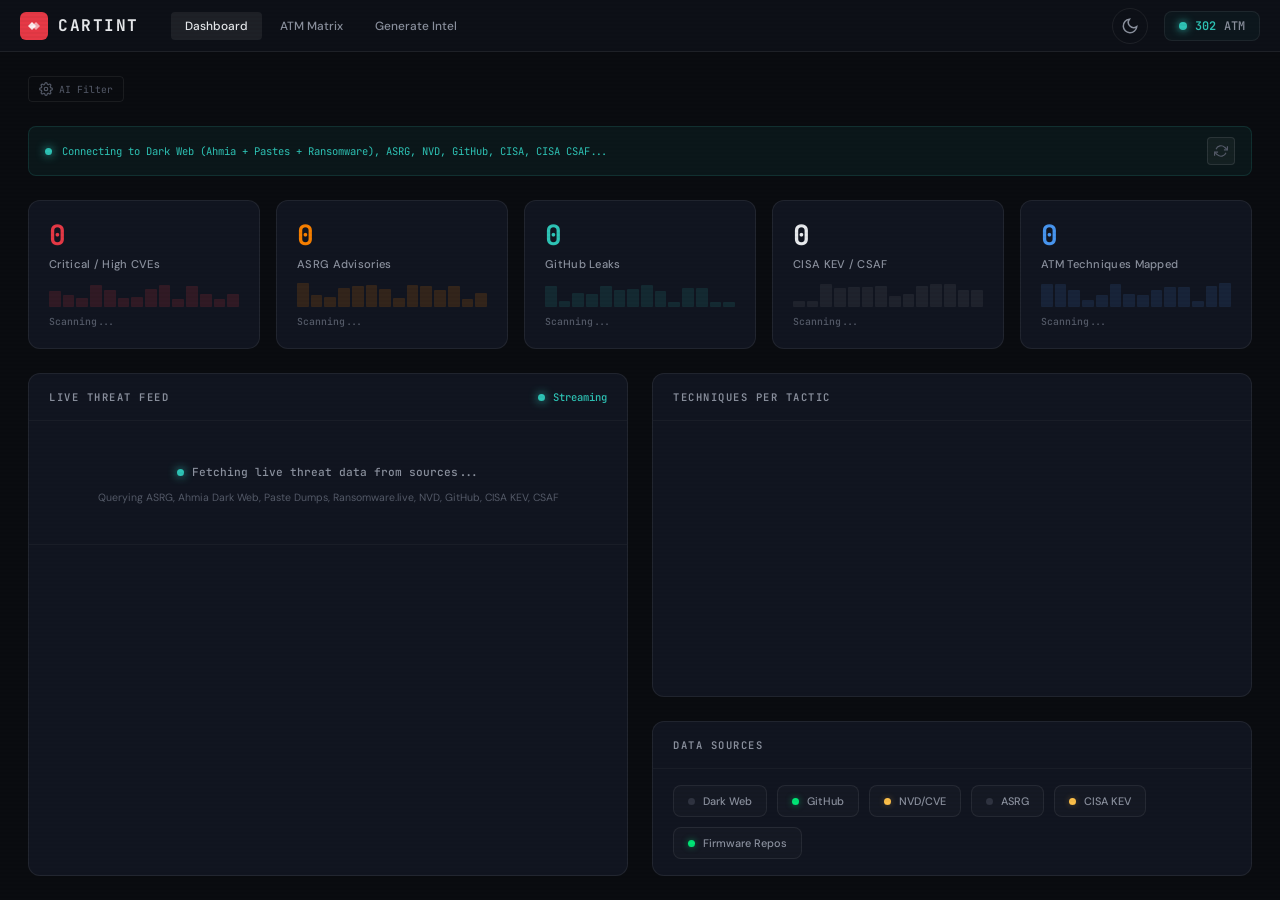
<file: index.html>
<!DOCTYPE html>
<html lang="en">
<head>
  <meta charset="UTF-8">
  <meta name="viewport" content="width=device-width, initial-scale=1.0">
  <title>CARTINT — Automotive Threat Intelligence</title>
  <link rel="preconnect" href="https://fonts.googleapis.com">
  <link rel="preconnect" href="https://fonts.gstatic.com" crossorigin>
  <link href="https://fonts.googleapis.com/css2?family=JetBrains+Mono:wght@300;400;500;600;700&family=DM+Sans:wght@300;400;500;600;700&family=Instrument+Sans:wght@400;500;600;700&display=swap" rel="stylesheet">
  <link rel="stylesheet" href="styles.css?v=2">
  <script src="theme.js"></script>
</head>
<body>
  <!-- Scan-line overlay -->
  <div class="scanline-overlay"></div>

  <!-- Top Navigation -->
  <header class="topbar">
    <div class="topbar-left">
      <div class="logo">
        <div class="logo-icon">
          <svg width="28" height="28" viewBox="0 0 28 28" fill="none">
            <rect width="28" height="28" rx="6" fill="#E63946"/>
            <path d="M8 14L12 10L16 14L12 18Z" fill="white" opacity="0.9"/>
            <path d="M12 14L16 10L20 14L16 18Z" fill="white" opacity="0.6"/>
          </svg>
        </div>
        <span class="logo-text">CARTINT</span>
      </div>
      <nav class="topbar-nav">
        <a href="index.html" class="nav-link active">Dashboard</a>
        <a href="matrix.html" class="nav-link">ATM Matrix</a>
        <a href="intel.html" class="nav-link">Generate Intel</a>
      </nav>
    </div>
    <div class="topbar-right">
      <button class="theme-toggle" id="themeToggle" title="Toggle theme">
        <svg width="18" height="18" viewBox="0 0 24 24" fill="none" stroke="currentColor" stroke-width="2">
          <path d="M21 12.79A9 9 0 1 1 11.21 3 7 7 0 0 0 21 12.79z"/>
        </svg>
      </button>
      <div class="atm-status">
        <span class="atm-pulse"></span>
        <span class="atm-count" id="atmCount">302</span>
        <span class="atm-label">ATM</span>
      </div>
      <button class="mobile-menu-toggle" id="mobileMenuToggle" title="Menu" aria-label="Toggle navigation menu">
        <svg width="20" height="20" viewBox="0 0 24 24" fill="none" stroke="currentColor" stroke-width="2" stroke-linecap="round">
          <line x1="3" y1="6" x2="21" y2="6"/>
          <line x1="3" y1="12" x2="21" y2="12"/>
          <line x1="3" y1="18" x2="21" y2="18"/>
        </svg>
      </button>
    </div>
  </header>

  <!-- Mobile Menu Overlay -->
  <div class="mobile-menu-overlay" id="mobileMenuOverlay">
    <nav class="mobile-menu">
      <a href="index.html" class="mobile-nav-link active">Dashboard</a>
      <a href="matrix.html" class="mobile-nav-link">ATM Matrix</a>
      <a href="intel.html" class="mobile-nav-link">Generate Intel</a>
    </nav>
  </div>

  <!-- Layout -->
  <div class="layout no-sidebar">
    <!-- Main Content -->
    <main class="main">
      <!-- Stat Cards -->
      <!-- AI Filter Config (collapsible) -->
      <div class="ai-config" id="aiConfig">
        <button class="ai-config-toggle" id="aiConfigToggle">
          <svg width="14" height="14" viewBox="0 0 24 24" fill="none" stroke="currentColor" stroke-width="2"><circle cx="12" cy="12" r="3"/><path d="M19.4 15a1.65 1.65 0 0 0 .33 1.82l.06.06a2 2 0 0 1 0 2.83 2 2 0 0 1-2.83 0l-.06-.06a1.65 1.65 0 0 0-1.82-.33 1.65 1.65 0 0 0-1 1.51V21a2 2 0 0 1-2 2 2 2 0 0 1-2-2v-.09A1.65 1.65 0 0 0 9 19.4a1.65 1.65 0 0 0-1.82.33l-.06.06a2 2 0 0 1-2.83 0 2 2 0 0 1 0-2.83l.06-.06A1.65 1.65 0 0 0 4.68 15a1.65 1.65 0 0 0-1.51-1H3a2 2 0 0 1-2-2 2 2 0 0 1 2-2h.09A1.65 1.65 0 0 0 4.6 9a1.65 1.65 0 0 0-.33-1.82l-.06-.06a2 2 0 0 1 0-2.83 2 2 0 0 1 2.83 0l.06.06A1.65 1.65 0 0 0 9 4.68a1.65 1.65 0 0 0 1-1.51V3a2 2 0 0 1 2-2 2 2 0 0 1 2 2v.09a1.65 1.65 0 0 0 1 1.51 1.65 1.65 0 0 0 1.82-.33l.06-.06a2 2 0 0 1 2.83 0 2 2 0 0 1 0 2.83l-.06.06A1.65 1.65 0 0 0 19.4 9a1.65 1.65 0 0 0 1.51 1H21a2 2 0 0 1 2 2 2 2 0 0 1-2 2h-.09a1.65 1.65 0 0 0-1.51 1z"/></svg>
          AI Filter
        </button>
        <div class="ai-config-panel" id="aiConfigPanel" style="display:none;">
          <label class="ai-config-label">Anthropic API Key (optional — enables Claude-powered classification for ambiguous results)</label>
          <div class="ai-config-input-row">
            <input type="password" id="anthropicKeyInput" class="ai-config-input" placeholder="sk-ant-..." />
            <button class="ai-config-save" id="aiConfigSave">Save</button>
          </div>
          <div class="ai-config-hint">Without a key, the rule-based classifier filters results using word-boundary matching, false-positive rejection, and context scoring.</div>
        </div>
      </div>

      <!-- Fetch Status Bar -->
      <div class="fetch-status" id="fetchStatus">
        <div class="fetch-status-inner">
          <span class="streaming-dot"></span>
          <span id="fetchStatusText">Initializing data feeds...</span>
        </div>
        <button class="fetch-refresh-btn" id="fetchRefreshBtn" title="Refresh all sources">
          <svg width="14" height="14" viewBox="0 0 24 24" fill="none" stroke="currentColor" stroke-width="2"><polyline points="23 4 23 10 17 10"/><polyline points="1 20 1 14 7 14"/><path d="M3.51 9a9 9 0 0 1 14.85-3.36L23 10M1 14l4.64 4.36A9 9 0 0 0 20.49 15"/></svg>
        </button>
      </div>

      <section class="stat-cards">
        <div class="stat-card" data-stat="telematics">
          <div class="stat-value" id="statTelematics">0</div>
          <div class="stat-label">Critical / High CVEs</div>
          <div class="stat-sparkline" id="sparkTelematics"></div>
          <div class="stat-trend neutral">Scanning...</div>
        </div>
        <div class="stat-card" data-stat="ota">
          <div class="stat-value" id="statOTA">0</div>
          <div class="stat-label">ASRG Advisories</div>
          <div class="stat-sparkline" id="sparkOTA"></div>
          <div class="stat-trend neutral">Scanning...</div>
        </div>
        <div class="stat-card" data-stat="github">
          <div class="stat-value" id="statGithub">0</div>
          <div class="stat-label">GitHub Leaks</div>
          <div class="stat-sparkline" id="sparkGithub"></div>
          <div class="stat-trend neutral">Scanning...</div>
        </div>
        <div class="stat-card" data-stat="supplier">
          <div class="stat-value" id="statSupplier">0</div>
          <div class="stat-label">CISA KEV / CSAF</div>
          <div class="stat-sparkline" id="sparkSupplier"></div>
          <div class="stat-trend neutral">Scanning...</div>
        </div>
        <div class="stat-card" data-stat="techniques">
          <div class="stat-value" id="statTechniques">0</div>
          <div class="stat-label">ATM Techniques Mapped</div>
          <div class="stat-sparkline" id="sparkTechniques"></div>
          <div class="stat-trend neutral">Scanning...</div>
        </div>
      </section>

      <!-- Main Grid -->
      <section class="dashboard-grid">
        <!-- Live Threat Feed -->
        <div class="panel threat-feed-panel">
          <div class="panel-header">
            <div class="panel-header-left">
              <h2 class="panel-title">LIVE THREAT FEED</h2>
              <div class="feed-filter-tag" id="feedFilterTag" style="display:none;">
                <span id="feedFilterName"></span>
                <button class="feed-filter-clear" id="feedFilterClear" title="Clear filter">&times;</button>
              </div>
            </div>
            <div class="streaming-indicator">
              <span class="streaming-dot"></span>
              <span>Streaming</span>
            </div>
          </div>
          <div class="threat-feed" id="threatFeed">
            <!-- Threats will be injected here -->
          </div>
        </div>

        <!-- Right Column -->
        <div class="right-column">
          <!-- Techniques Per Tactic -->
          <div class="panel techniques-panel">
            <div class="panel-header">
              <h2 class="panel-title">TECHNIQUES PER TACTIC</h2>
            </div>
            <div class="techniques-chart" id="techniquesChart">
              <!-- Chart bars will be injected here -->
            </div>
          </div>

          <!-- Data Sources -->
          <div class="panel sources-panel">
            <div class="panel-header">
              <h2 class="panel-title">DATA SOURCES</h2>
            </div>
            <div class="data-sources" id="dataSources">
              <!-- Source badges will be injected here -->
            </div>
          </div>
        </div>
      </section>
    </main>
  </div>

  <script src="dashboard.js"></script>
</body>
</html>
</file>
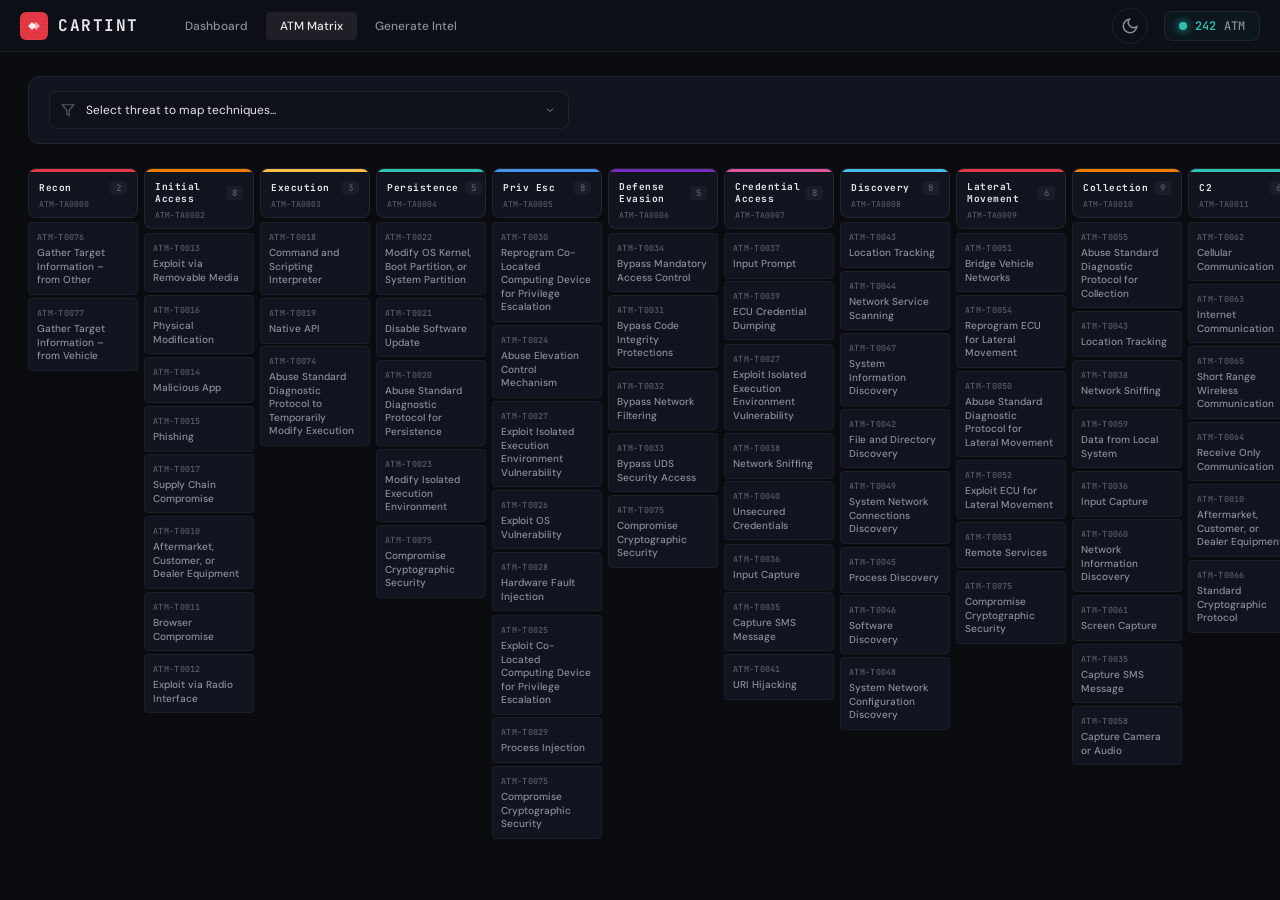
<file: matrix.html>
<!DOCTYPE html>
<html lang="en">
<head>
  <meta charset="UTF-8">
  <meta name="viewport" content="width=device-width, initial-scale=1.0">
  <title>CARTINT — ATM Matrix</title>
  <link rel="preconnect" href="https://fonts.googleapis.com">
  <link rel="preconnect" href="https://fonts.gstatic.com" crossorigin>
  <link href="https://fonts.googleapis.com/css2?family=JetBrains+Mono:wght@300;400;500;600;700&family=DM+Sans:wght@300;400;500;600;700&family=Instrument+Sans:wght@400;500;600;700&display=swap" rel="stylesheet">
  <link rel="stylesheet" href="styles.css?v=2">
  <link rel="stylesheet" href="matrix.css">
  <script src="theme.js"></script>
</head>
<body>
  <!-- Scan-line overlay -->
  <div class="scanline-overlay"></div>

  <!-- Top Navigation -->
  <header class="topbar">
    <div class="topbar-left">
      <div class="logo">
        <div class="logo-icon">
          <svg width="28" height="28" viewBox="0 0 28 28" fill="none">
            <rect width="28" height="28" rx="6" fill="#E63946"/>
            <path d="M8 14L12 10L16 14L12 18Z" fill="white" opacity="0.9"/>
            <path d="M12 14L16 10L20 14L16 18Z" fill="white" opacity="0.6"/>
          </svg>
        </div>
        <span class="logo-text">CARTINT</span>
      </div>
      <nav class="topbar-nav">
        <a href="index.html" class="nav-link">Dashboard</a>
        <a href="matrix.html" class="nav-link active">ATM Matrix</a>
        <a href="intel.html" class="nav-link">Generate Intel</a>
      </nav>
    </div>
    <div class="topbar-right">
      <button class="theme-toggle" id="themeToggle" title="Toggle theme">
        <svg width="18" height="18" viewBox="0 0 24 24" fill="none" stroke="currentColor" stroke-width="2">
          <path d="M21 12.79A9 9 0 1 1 11.21 3 7 7 0 0 0 21 12.79z"/>
        </svg>
      </button>
      <div class="atm-status">
        <span class="atm-pulse"></span>
        <span class="atm-count" id="atmCount">302</span>
        <span class="atm-label">ATM</span>
      </div>
      <button class="mobile-menu-toggle" id="mobileMenuToggle" title="Menu" aria-label="Toggle navigation menu">
        <svg width="20" height="20" viewBox="0 0 24 24" fill="none" stroke="currentColor" stroke-width="2" stroke-linecap="round">
          <line x1="3" y1="6" x2="21" y2="6"/>
          <line x1="3" y1="12" x2="21" y2="12"/>
          <line x1="3" y1="18" x2="21" y2="18"/>
        </svg>
      </button>
    </div>
  </header>

  <!-- Mobile Menu Overlay -->
  <div class="mobile-menu-overlay" id="mobileMenuOverlay">
    <nav class="mobile-menu">
      <a href="index.html" class="mobile-nav-link">Dashboard</a>
      <a href="matrix.html" class="mobile-nav-link active">ATM Matrix</a>
      <a href="intel.html" class="mobile-nav-link">Generate Intel</a>
    </nav>
  </div>

  <!-- Layout -->
  <div class="layout no-sidebar">
    <main class="main">

      <!-- Threat Selector Banner -->
      <div class="matrix-threat-banner" id="threatBanner">
        <div class="threat-banner-left">
          <div class="threat-select-wrapper">
            <svg class="threat-select-icon" width="14" height="14" viewBox="0 0 24 24" fill="none" stroke="currentColor" stroke-width="2"><polygon points="22 3 2 3 10 12.46 10 19 14 21 14 12.46 22 3"/></svg>
            <select id="threatSelector" class="threat-selector">
              <option value="">Select threat to map techniques...</option>
            </select>
          </div>
        </div>
        <div class="threat-banner-meta" id="threatBannerMeta" style="display:none;">
          <div class="banner-meta-item">
            <span class="banner-meta-label">GROUP</span>
            <span class="banner-meta-value" id="bannerGroup">—</span>
          </div>
          <div class="banner-meta-item">
            <span class="banner-meta-label">TARGET</span>
            <span class="banner-meta-value" id="bannerTarget">—</span>
          </div>
          <div class="banner-meta-item">
            <span class="banner-meta-label">TECHNIQUES</span>
            <span class="banner-meta-value" id="bannerTechCount">0</span>
          </div>
          <div class="banner-meta-item">
            <span class="banner-meta-label">CONFIDENCE</span>
            <span class="banner-meta-value banner-confidence" id="bannerConfidence">—</span>
          </div>
        </div>
      </div>

      <!-- Matrix Grid -->
      <div class="matrix-container" id="matrixContainer">
        <div class="matrix-grid" id="matrixGrid">
          <!-- Columns will be injected by JS -->
        </div>
      </div>

      <!-- Technique Detail Slide-out -->
      <div class="technique-detail-overlay" id="techniqueOverlay" style="display:none;">
        <div class="technique-detail-panel" id="techniqueDetail">
          <button class="technique-detail-close" id="techniqueClose">&times;</button>
          <div class="technique-detail-header">
            <span class="technique-detail-id" id="detailId">ATM-T0000</span>
            <h3 class="technique-detail-name" id="detailName">Technique Name</h3>
          </div>
          <div class="technique-detail-tactics" id="detailTactics"></div>
          <div class="technique-detail-description" id="detailDescription"></div>
          <div class="technique-detail-section">
            <h4 class="technique-detail-section-title">ASSOCIATED CAMPAIGNS</h4>
            <div class="technique-detail-campaigns" id="detailCampaigns"></div>
          </div>
          <div class="technique-detail-section">
            <h4 class="technique-detail-section-title">EXTERNAL REFERENCES</h4>
            <div class="technique-detail-refs" id="detailRefs"></div>
          </div>
        </div>
      </div>

    </main>
  </div>

  <script src="matrix.js"></script>
</body>
</html>
</file>
<file: styles.css>
/* ============================================
   CARTINT v2.0 — Automotive Threat Intelligence
   Tactical Operations Center Aesthetic
   ============================================ */

:root {
  /* Core palette */
  --bg-primary: #0a0c10;
  --bg-secondary: #0f1218;
  --bg-panel: #111520;
  --bg-panel-hover: #161b28;
  --bg-sidebar: #0c0e14;
  --bg-topbar: #0d1017;
  --bg-card: #111520;
  --bg-card-hover: #161b28;

  /* Borders */
  --border-subtle: rgba(255, 255, 255, 0.04);
  --border-default: rgba(255, 255, 255, 0.07);
  --border-active: rgba(230, 57, 70, 0.3);

  /* Text */
  --text-primary: #e8eaed;
  --text-secondary: #8b919e;
  --text-muted: #555b69;
  --text-inverse: #0a0c10;

  /* Accent */
  --red: #e63946;
  --red-dim: rgba(230, 57, 70, 0.15);
  --red-glow: rgba(230, 57, 70, 0.4);
  --orange: #f77f00;
  --orange-dim: rgba(247, 127, 0, 0.15);
  --yellow: #fcbf49;
  --yellow-dim: rgba(252, 191, 73, 0.15);
  --green: #2ec4b6;
  --green-dim: rgba(46, 196, 182, 0.12);
  --blue: #4895ef;
  --blue-dim: rgba(72, 149, 239, 0.12);
  --purple: #7b2cbf;
  --purple-dim: rgba(123, 44, 191, 0.15);
  --cyan: #48bfe3;
  --magenta: #e056a0;

  /* Severity colors */
  --critical-bg: #e63946;
  --critical-text: #fff;
  --high-bg: #f77f00;
  --high-text: #fff;
  --medium-bg: #4895ef;
  --medium-text: #fff;
  --low-bg: #555b69;
  --low-text: #e8eaed;

  /* Chart colors */
  --chart-1: #e63946;
  --chart-2: #f77f00;
  --chart-3: #4895ef;
  --chart-4: #2ec4b6;
  --chart-5: #7b2cbf;
  --chart-6: #e056a0;
  --chart-7: #fcbf49;

  /* Spacing */
  --sidebar-width: 56px;
  --topbar-height: 52px;

  /* Fonts */
  --font-mono: 'JetBrains Mono', 'Fira Code', monospace;
  --font-sans: 'DM Sans', 'Instrument Sans', sans-serif;

  /* Radius */
  --radius-sm: 4px;
  --radius-md: 8px;
  --radius-lg: 12px;
}

/* ============================================
   Light Theme
   ============================================ */
[data-theme="light"] {
  /* Core palette */
  --bg-primary: #f0f2f5;
  --bg-secondary: #e4e7ec;
  --bg-panel: #ffffff;
  --bg-panel-hover: #f5f6f8;
  --bg-sidebar: #ebedf1;
  --bg-topbar: rgba(255, 255, 255, 0.85);
  --bg-card: #ffffff;
  --bg-card-hover: #f5f6f8;

  /* Borders */
  --border-subtle: rgba(0, 0, 0, 0.06);
  --border-default: rgba(0, 0, 0, 0.10);
  --border-active: rgba(230, 57, 70, 0.35);

  /* Text */
  --text-primary: #1a1d24;
  --text-secondary: #555b69;
  --text-muted: #8b919e;
  --text-inverse: #e8eaed;

  /* Severity colors — slightly toned for light bg */
  --low-bg: #8b919e;
  --low-text: #fff;
}

[data-theme="light"] .scanline-overlay {
  background: repeating-linear-gradient(
    0deg,
    transparent,
    transparent 2px,
    rgba(0, 0, 0, 0.015) 2px,
    rgba(0, 0, 0, 0.015) 4px
  );
}

[data-theme="light"] ::-webkit-scrollbar-thumb {
  background: rgba(0, 0, 0, 0.12);
}
[data-theme="light"] ::-webkit-scrollbar-thumb:hover {
  background: rgba(0, 0, 0, 0.2);
}

[data-theme="light"] .theme-toggle:hover {
  background: rgba(0, 0, 0, 0.06);
}

[data-theme="light"] .tactic-count {
  background: rgba(0, 0, 0, 0.05);
}

[data-theme="light"] .matrix-cell:hover {
  box-shadow: 0 4px 12px rgba(0, 0, 0, 0.1);
}

[data-theme="light"] .stat-card {
  box-shadow: 0 1px 4px rgba(0, 0, 0, 0.06);
}

[data-theme="light"] .panel {
  box-shadow: 0 1px 4px rgba(0, 0, 0, 0.06);
}

/* ============================================
   Reset & Base
   ============================================ */
*, *::before, *::after {
  margin: 0;
  padding: 0;
  box-sizing: border-box;
}

html {
  font-size: 14px;
  -webkit-font-smoothing: antialiased;
  -moz-osx-font-smoothing: grayscale;
}

body {
  font-family: var(--font-sans);
  background: var(--bg-primary);
  color: var(--text-primary);
  min-height: 100vh;
}

/* Scan-line effect */
.scanline-overlay {
  position: fixed;
  inset: 0;
  pointer-events: none;
  z-index: 9999;
  background: repeating-linear-gradient(
    0deg,
    transparent,
    transparent 2px,
    rgba(0, 0, 0, 0.03) 2px,
    rgba(0, 0, 0, 0.03) 4px
  );
}

/* ============================================
   Scrollbar
   ============================================ */
::-webkit-scrollbar {
  width: 6px;
  height: 6px;
}
::-webkit-scrollbar-track {
  background: transparent;
}
::-webkit-scrollbar-thumb {
  background: rgba(255, 255, 255, 0.08);
  border-radius: 3px;
}
::-webkit-scrollbar-thumb:hover {
  background: rgba(255, 255, 255, 0.14);
}

/* ============================================
   Top Bar
   ============================================ */
.topbar {
  position: fixed;
  top: 0;
  left: 0;
  right: 0;
  height: var(--topbar-height);
  background: var(--bg-topbar);
  border-bottom: 1px solid var(--border-default);
  display: flex;
  align-items: center;
  justify-content: space-between;
  padding: 0 20px;
  z-index: 100;
  backdrop-filter: blur(12px);
}

.topbar-left {
  display: flex;
  align-items: center;
  gap: 32px;
}

.logo {
  display: flex;
  align-items: center;
  gap: 10px;
}

.logo-icon {
  display: flex;
}

.logo-text {
  font-family: var(--font-mono);
  font-weight: 700;
  font-size: 1.15rem;
  letter-spacing: 1.5px;
  color: var(--text-primary);
}

.logo-version {
  font-family: var(--font-mono);
  font-size: 0.7rem;
  font-weight: 500;
  color: var(--text-muted);
  background: var(--border-subtle);
  border: 1px solid var(--border-default);
  padding: 2px 6px;
  border-radius: var(--radius-sm);
  letter-spacing: 0.5px;
}

.topbar-nav {
  display: flex;
  gap: 4px;
}

.nav-link {
  font-family: var(--font-sans);
  font-size: 0.85rem;
  font-weight: 500;
  color: var(--text-secondary);
  text-decoration: none;
  padding: 6px 14px;
  border-radius: var(--radius-sm);
  transition: all 0.2s ease;
  white-space: nowrap;
}

.nav-link:hover {
  color: var(--text-primary);
  background: rgba(255, 255, 255, 0.04);
}

.nav-link.active {
  color: var(--text-primary);
  background: rgba(255, 255, 255, 0.07);
}

.topbar-right {
  display: flex;
  align-items: center;
  gap: 16px;
}

.theme-toggle {
  width: 36px;
  height: 36px;
  border-radius: 50%;
  border: 1px solid var(--border-default);
  background: transparent;
  color: var(--text-secondary);
  display: flex;
  align-items: center;
  justify-content: center;
  cursor: pointer;
  transition: all 0.2s ease;
}

.theme-toggle:hover {
  background: rgba(255, 255, 255, 0.05);
  color: var(--text-primary);
}

.atm-status {
  display: flex;
  align-items: center;
  gap: 8px;
  font-family: var(--font-mono);
  font-size: 0.85rem;
  color: var(--text-primary);
  padding: 6px 14px;
  border-radius: var(--radius-md);
  border: 1px solid var(--border-default);
  background: rgba(46, 196, 182, 0.04);
}

.atm-pulse {
  width: 8px;
  height: 8px;
  border-radius: 50%;
  background: var(--green);
  box-shadow: 0 0 8px var(--green);
  animation: pulse 2s ease-in-out infinite;
}

@keyframes pulse {
  0%, 100% { opacity: 1; box-shadow: 0 0 8px var(--green); }
  50% { opacity: 0.5; box-shadow: 0 0 4px var(--green); }
}

.atm-count {
  font-weight: 600;
  color: var(--green);
}

.atm-label {
  color: var(--text-secondary);
  font-weight: 500;
}

/* ============================================
   Layout
   ============================================ */
.layout {
  display: flex;
  padding-top: var(--topbar-height);
  min-height: 100vh;
}

/* ============================================
   Sidebar
   ============================================ */
.sidebar {
  position: fixed;
  top: var(--topbar-height);
  left: 0;
  bottom: 0;
  width: var(--sidebar-width);
  background: var(--bg-sidebar);
  border-right: 1px solid var(--border-default);
  display: flex;
  flex-direction: column;
  align-items: center;
  padding: 12px 0;
  gap: 4px;
  z-index: 90;
}

.sidebar-icon {
  width: 40px;
  height: 40px;
  display: flex;
  align-items: center;
  justify-content: center;
  border-radius: var(--radius-md);
  color: var(--text-muted);
  cursor: pointer;
  transition: all 0.2s ease;
  position: relative;
}

.sidebar-icon:hover {
  color: var(--text-secondary);
  background: rgba(255, 255, 255, 0.04);
}

.sidebar-icon.active {
  color: var(--text-primary);
  background: rgba(255, 255, 255, 0.06);
}

.sidebar-icon.highlighted {
  color: var(--red);
}

.sidebar-badge {
  position: absolute;
  top: 6px;
  right: 6px;
  width: 7px;
  height: 7px;
  border-radius: 50%;
  background: var(--red);
  box-shadow: 0 0 6px var(--red-glow);
}

/* ============================================
   Main Content
   ============================================ */
.main {
  flex: 1;
  margin-left: var(--sidebar-width);
  padding: 24px 28px;
  display: flex;
  flex-direction: column;
  gap: 24px;
}

.no-sidebar .main {
  margin-left: 0;
}

.no-sidebar .sidebar {
  display: none;
}

/* ============================================
   Stat Cards
   ============================================ */
.stat-cards {
  display: grid;
  grid-template-columns: repeat(5, 1fr);
  gap: 16px;
}

.stat-card {
  background: var(--bg-card);
  border: 1px solid var(--border-default);
  border-radius: var(--radius-lg);
  padding: 20px;
  position: relative;
  overflow: hidden;
  transition: all 0.3s ease;
  cursor: default;
}

.stat-card::before {
  content: '';
  position: absolute;
  top: 0;
  left: 0;
  right: 0;
  height: 2px;
  background: linear-gradient(90deg, var(--red), var(--orange));
  opacity: 0;
  transition: opacity 0.3s ease;
}

.stat-card:hover {
  border-color: var(--border-active);
  background: var(--bg-card-hover);
  transform: translateY(-1px);
}

.stat-card:hover::before {
  opacity: 1;
}

.stat-card[data-stat="telematics"] .stat-value { color: var(--red); }
.stat-card[data-stat="ota"] .stat-value { color: var(--orange); }
.stat-card[data-stat="github"] .stat-value { color: var(--green); }
.stat-card[data-stat="supplier"] .stat-value { color: var(--text-primary); }
.stat-card[data-stat="techniques"] .stat-value { color: var(--blue); }

.stat-value {
  font-family: var(--font-mono);
  font-size: 2.4rem;
  font-weight: 700;
  line-height: 1;
  letter-spacing: -1px;
  margin-bottom: 8px;
}

.stat-label {
  font-size: 0.8rem;
  font-weight: 500;
  color: var(--text-secondary);
  letter-spacing: 0.3px;
}

.stat-sparkline {
  height: 24px;
  margin-top: 12px;
  display: flex;
  align-items: flex-end;
  gap: 2px;
}

.stat-sparkline .spark-bar {
  flex: 1;
  background: rgba(255, 255, 255, 0.06);
  border-radius: 1px;
  min-height: 2px;
  transition: height 0.6s cubic-bezier(0.34, 1.56, 0.64, 1);
}

.stat-card[data-stat="telematics"] .spark-bar { background: var(--red-dim); }
.stat-card[data-stat="ota"] .spark-bar { background: var(--orange-dim); }
.stat-card[data-stat="github"] .spark-bar { background: var(--green-dim); }
.stat-card[data-stat="techniques"] .spark-bar { background: var(--blue-dim); }

.stat-trend {
  font-family: var(--font-mono);
  font-size: 0.7rem;
  font-weight: 500;
  margin-top: 8px;
  color: var(--text-muted);
}

.stat-trend.up {
  color: var(--green);
}

.stat-trend.down {
  color: var(--red);
}

/* ============================================
   Dashboard Grid
   ============================================ */
.dashboard-grid {
  display: grid;
  grid-template-columns: 1fr 1fr;
  gap: 24px;
  flex: 1;
}

/* ============================================
   Panel Base
   ============================================ */
.panel {
  background: var(--bg-panel);
  border: 1px solid var(--border-default);
  border-radius: var(--radius-lg);
  overflow: hidden;
}

.panel-header {
  display: flex;
  align-items: center;
  justify-content: space-between;
  padding: 16px 20px;
  border-bottom: 1px solid var(--border-subtle);
}

.panel-header-left {
  display: flex;
  align-items: center;
  gap: 12px;
}

.feed-filter-tag {
  display: flex;
  align-items: center;
  gap: 6px;
  background: var(--red-dim);
  border: 1px solid rgba(230, 57, 70, 0.3);
  border-radius: var(--radius-sm);
  padding: 3px 8px 3px 10px;
  font-family: var(--font-mono);
  font-size: 0.68rem;
  font-weight: 600;
  color: var(--red);
  animation: sourceFadeIn 0.25s ease both;
}

.feed-filter-clear {
  background: none;
  border: none;
  color: var(--red);
  font-size: 1rem;
  line-height: 1;
  cursor: pointer;
  padding: 0 2px;
  opacity: 0.7;
  transition: opacity 0.15s;
}

.feed-filter-clear:hover {
  opacity: 1;
}

.panel-title {
  font-family: var(--font-mono);
  font-size: 0.75rem;
  font-weight: 600;
  letter-spacing: 1.5px;
  color: var(--text-secondary);
}

/* ============================================
   Streaming Indicator
   ============================================ */
.streaming-indicator {
  display: flex;
  align-items: center;
  gap: 8px;
  font-family: var(--font-mono);
  font-size: 0.75rem;
  font-weight: 500;
  color: var(--green);
}

.streaming-dot {
  width: 7px;
  height: 7px;
  border-radius: 50%;
  background: var(--green);
  box-shadow: 0 0 10px var(--green);
  animation: streamPulse 1.5s ease-in-out infinite;
}

@keyframes streamPulse {
  0%, 100% { opacity: 1; transform: scale(1); }
  50% { opacity: 0.4; transform: scale(0.85); }
}

/* ============================================
   Threat Feed
   ============================================ */
.threat-feed-panel {
  display: flex;
  flex-direction: column;
}

.threat-feed {
  flex: 1;
  overflow-y: auto;
  padding: 4px 0;
  max-height: 580px;
}

.threat-item {
  padding: 16px 20px;
  border-bottom: 1px solid var(--border-subtle);
  transition: background 0.2s ease;
  cursor: pointer;
  animation: threatSlideIn 0.5s cubic-bezier(0.16, 1, 0.3, 1) both;
}

.threat-item:hover {
  background: var(--bg-panel-hover);
}

@keyframes threatSlideIn {
  from {
    opacity: 0;
    transform: translateX(-12px);
  }
  to {
    opacity: 1;
    transform: translateX(0);
  }
}

.threat-item-header {
  display: flex;
  align-items: flex-start;
  gap: 12px;
  margin-bottom: 10px;
}

.threat-severity-dot {
  width: 9px;
  height: 9px;
  border-radius: 50%;
  margin-top: 5px;
  flex-shrink: 0;
}

.threat-severity-dot.critical {
  background: var(--red);
  box-shadow: 0 0 10px var(--red-glow);
  animation: severityPulse 2s ease-in-out infinite;
}

.threat-severity-dot.high {
  background: var(--orange);
  box-shadow: 0 0 8px rgba(247, 127, 0, 0.4);
}

.threat-severity-dot.medium {
  background: var(--blue);
  box-shadow: 0 0 8px rgba(72, 149, 239, 0.3);
}

.threat-severity-dot.low {
  background: var(--text-muted);
}

@keyframes severityPulse {
  0%, 100% { box-shadow: 0 0 10px var(--red-glow); }
  50% { box-shadow: 0 0 20px var(--red-glow), 0 0 4px var(--red); }
}

.threat-title {
  font-size: 0.9rem;
  font-weight: 600;
  color: var(--text-primary);
  line-height: 1.4;
  flex: 1;
}

.threat-time {
  font-family: var(--font-mono);
  font-size: 0.7rem;
  color: var(--text-muted);
  white-space: nowrap;
  flex-shrink: 0;
  margin-top: 2px;
}

.threat-tags {
  display: flex;
  flex-wrap: wrap;
  gap: 6px;
  margin-bottom: 10px;
  padding-left: 21px;
}

.threat-tag {
  font-family: var(--font-mono);
  font-size: 0.68rem;
  font-weight: 600;
  padding: 3px 8px;
  border-radius: var(--radius-sm);
  letter-spacing: 0.3px;
  border: 1px solid transparent;
}

.threat-tag.severity-critical {
  background: var(--red);
  color: white;
}

.threat-tag.severity-high {
  background: var(--orange);
  color: white;
}

.threat-tag.severity-medium {
  background: var(--blue);
  color: white;
}

.threat-tag.severity-low {
  background: var(--text-muted);
  color: var(--text-primary);
}

.threat-tag.oem {
  background: transparent;
  color: var(--green);
  border-color: var(--green);
}

.threat-tag.component {
  background: rgba(255, 255, 255, 0.06);
  color: var(--text-secondary);
}

.threat-tag.technique {
  background: transparent;
  color: var(--red);
  border-color: rgba(230, 57, 70, 0.4);
}

.threat-meta {
  display: flex;
  align-items: center;
  gap: 16px;
  padding-left: 21px;
  font-size: 0.72rem;
  color: var(--text-muted);
}

.threat-meta-item {
  display: flex;
  align-items: center;
  gap: 5px;
}

.threat-meta-item svg {
  opacity: 0.6;
}

.threat-confidence {
  display: flex;
  align-items: center;
  gap: 5px;
}

.confidence-bar {
  width: 40px;
  height: 3px;
  background: rgba(255, 255, 255, 0.08);
  border-radius: 2px;
  overflow: hidden;
}

.confidence-fill {
  height: 100%;
  border-radius: 2px;
  transition: width 1s ease;
}

.confidence-fill.high { background: var(--green); }
.confidence-fill.medium { background: var(--yellow); }
.confidence-fill.low { background: var(--red); }

.threat-matrix-link {
  color: var(--blue);
  font-weight: 500;
  text-decoration: none;
  display: flex;
  align-items: center;
  gap: 4px;
  margin-left: auto;
  transition: color 0.2s;
}

.threat-matrix-link:hover {
  color: var(--cyan);
}

.threat-matrix-link svg {
  opacity: 0.8;
}

/* ============================================
   Right Column
   ============================================ */
.right-column {
  display: flex;
  flex-direction: column;
  gap: 24px;
}

/* ============================================
   Techniques Chart
   ============================================ */
.techniques-panel {
  flex: 1;
}

.techniques-chart {
  padding: 16px 20px;
  display: flex;
  flex-direction: column;
  gap: 10px;
}

.technique-row {
  display: flex;
  align-items: center;
  gap: 12px;
  animation: techFadeIn 0.6s ease both;
}

@keyframes techFadeIn {
  from { opacity: 0; transform: translateX(8px); }
  to { opacity: 1; transform: translateX(0); }
}

.technique-label {
  font-size: 0.72rem;
  font-weight: 500;
  color: var(--text-secondary);
  width: 140px;
  text-align: right;
  flex-shrink: 0;
  white-space: nowrap;
}

.technique-bar-track {
  flex: 1;
  height: 22px;
  background: rgba(255, 255, 255, 0.03);
  border-radius: 3px;
  overflow: hidden;
  position: relative;
}

.technique-bar-fill {
  height: 100%;
  border-radius: 3px;
  display: flex;
  align-items: center;
  justify-content: flex-end;
  padding-right: 8px;
  transition: width 1.2s cubic-bezier(0.34, 1.56, 0.64, 1);
  position: relative;
  width: 0;
}

.technique-bar-fill::after {
  content: '';
  position: absolute;
  right: 0;
  top: 0;
  bottom: 0;
  width: 30%;
  background: linear-gradient(90deg, transparent, rgba(255, 255, 255, 0.08));
}

.technique-count {
  font-family: var(--font-mono);
  font-size: 0.72rem;
  font-weight: 700;
  color: white;
  position: relative;
  z-index: 1;
  text-shadow: 0 1px 3px rgba(0, 0, 0, 0.4);
}

/* ============================================
   Data Sources
   ============================================ */
.sources-panel {
  flex-shrink: 0;
}

.data-sources {
  padding: 16px 20px;
  display: flex;
  flex-wrap: wrap;
  gap: 10px;
}

.source-badge {
  display: flex;
  align-items: center;
  gap: 8px;
  padding: 8px 14px;
  border-radius: var(--radius-md);
  border: 1px solid var(--border-default);
  background: rgba(255, 255, 255, 0.02);
  font-size: 0.78rem;
  font-weight: 500;
  color: var(--text-secondary);
  transition: all 0.25s ease;
  cursor: pointer;
  animation: sourceFadeIn 0.4s ease both;
  user-select: none;
}

@keyframes sourceFadeIn {
  from { opacity: 0; transform: scale(0.92); }
  to { opacity: 1; transform: scale(1); }
}

.source-badge:hover {
  background: rgba(255, 255, 255, 0.05);
  border-color: rgba(255, 255, 255, 0.12);
  color: var(--text-primary);
}

.source-badge.active-filter {
  border-color: var(--red);
  background: var(--red-dim);
  color: var(--text-primary);
  box-shadow: 0 0 12px rgba(230, 57, 70, 0.15);
}

.source-badge.offline-badge {
  opacity: 0.5;
}

.source-dot {
  width: 7px;
  height: 7px;
  border-radius: 50%;
  flex-shrink: 0;
}

.source-dot.online {
  background: #00e676 !important;
  box-shadow: 0 0 6px rgba(0, 230, 118, 0.5) !important;
  animation: sourceOnlineBlink 1.5s ease-in-out infinite;
}

.source-dot.fetching {
  animation: sourceOnlineBlink 0.8s ease-in-out infinite;
}

.source-dot.offline {
  background: var(--text-muted) !important;
  box-shadow: none !important;
  opacity: 0.4;
}

@keyframes sourceOnlineBlink {
  0%, 100% { opacity: 1; }
  50% { opacity: 0.3; }
}

/* ============================================
   AI Config Panel
   ============================================ */
.ai-config {
  display: flex;
  flex-direction: column;
  gap: 8px;
}

.ai-config-toggle {
  display: flex;
  align-items: center;
  gap: 6px;
  background: none;
  border: 1px solid var(--border-default);
  border-radius: var(--radius-sm);
  color: var(--text-muted);
  font-family: var(--font-mono);
  font-size: 0.7rem;
  padding: 5px 10px;
  cursor: pointer;
  width: fit-content;
  transition: all 0.2s ease;
}

.ai-config-toggle:hover {
  color: var(--text-secondary);
  border-color: var(--border-active);
}

.ai-config-panel {
  background: var(--bg-panel);
  border: 1px solid var(--border-default);
  border-radius: var(--radius-md);
  padding: 14px 16px;
}

.ai-config-label {
  font-size: 0.72rem;
  color: var(--text-secondary);
  display: block;
  margin-bottom: 8px;
}

.ai-config-input-row {
  display: flex;
  gap: 8px;
}

.ai-config-input {
  flex: 1;
  background: var(--bg-primary);
  border: 1px solid var(--border-default);
  border-radius: var(--radius-sm);
  color: var(--text-primary);
  font-family: var(--font-mono);
  font-size: 0.75rem;
  padding: 6px 10px;
  outline: none;
}

.ai-config-input:focus {
  border-color: var(--border-active);
}

.ai-config-save {
  background: var(--red);
  color: white;
  border: none;
  border-radius: var(--radius-sm);
  font-family: var(--font-mono);
  font-size: 0.72rem;
  font-weight: 600;
  padding: 6px 14px;
  cursor: pointer;
  transition: opacity 0.2s;
}

.ai-config-save:hover {
  opacity: 0.85;
}

.ai-config-hint {
  font-size: 0.68rem;
  color: var(--text-muted);
  margin-top: 8px;
}

/* ============================================
   Fetch Status Bar
   ============================================ */
.fetch-status {
  display: flex;
  align-items: center;
  justify-content: space-between;
  background: rgba(46, 196, 182, 0.06);
  border: 1px solid rgba(46, 196, 182, 0.15);
  border-radius: var(--radius-md);
  padding: 10px 16px;
  transition: all 0.5s ease;
}

.fetch-refresh-btn {
  display: flex;
  align-items: center;
  justify-content: center;
  width: 28px;
  height: 28px;
  border: 1px solid rgba(255,255,255,0.1);
  border-radius: var(--radius-sm);
  background: rgba(255,255,255,0.04);
  color: var(--text-muted);
  cursor: pointer;
  transition: all 0.2s ease;
  flex-shrink: 0;
}

.fetch-refresh-btn:hover {
  background: rgba(46, 196, 182, 0.1);
  border-color: rgba(46, 196, 182, 0.3);
  color: var(--green);
}

.fetch-refresh-btn.spin svg {
  animation: refreshSpin 0.8s linear infinite;
}

@keyframes refreshSpin {
  from { transform: rotate(0deg); }
  to { transform: rotate(360deg); }
}

.fetch-status.hidden {
  opacity: 0;
  height: 0;
  padding: 0;
  margin: 0;
  border: none;
  overflow: hidden;
}

.fetch-status-inner {
  display: flex;
  align-items: center;
  gap: 10px;
  font-family: var(--font-mono);
  font-size: 0.75rem;
  color: var(--green);
}

.fetch-status.error {
  background: rgba(230, 57, 70, 0.06);
  border-color: rgba(230, 57, 70, 0.15);
}

.fetch-status.error .fetch-status-inner {
  color: var(--red);
}

.fetch-status.error .streaming-dot {
  background: var(--red);
  box-shadow: 0 0 10px var(--red);
}

.fetch-status.done {
  background: rgba(46, 196, 182, 0.04);
  border-color: rgba(46, 196, 182, 0.1);
}


/* ============================================
   Animations & Utilities
   ============================================ */
@keyframes countUp {
  from { opacity: 0; transform: translateY(8px); }
  to { opacity: 1; transform: translateY(0); }
}

.animate-count {
  animation: countUp 0.6s cubic-bezier(0.16, 1, 0.3, 1) both;
}

/* New threat flash */
.threat-item.new-threat {
  animation: threatFlash 0.8s ease;
}

@keyframes threatFlash {
  0% {
    background: rgba(230, 57, 70, 0.12);
    border-left: 2px solid var(--red);
  }
  100% {
    background: transparent;
    border-left: 2px solid transparent;
  }
}

/* ============================================
   Mobile Menu
   ============================================ */
.mobile-menu-toggle {
  display: none;
  width: 36px;
  height: 36px;
  border-radius: 50%;
  border: 1px solid var(--border-default);
  background: transparent;
  color: var(--text-secondary);
  align-items: center;
  justify-content: center;
  cursor: pointer;
  transition: all 0.2s ease;
}

.mobile-menu-toggle:hover {
  color: var(--text-primary);
  border-color: var(--border-active);
  background: var(--red-dim);
}

.mobile-menu-overlay {
  display: none;
  position: fixed;
  top: var(--topbar-height);
  left: 0;
  right: 0;
  bottom: 0;
  background: rgba(0, 0, 0, 0.6);
  backdrop-filter: blur(4px);
  z-index: 99;
  opacity: 0;
  transition: opacity 0.2s ease;
}

.mobile-menu-overlay.open {
  display: block;
  opacity: 1;
}

.mobile-menu {
  display: flex;
  flex-direction: column;
  background: var(--bg-panel);
  border-bottom: 1px solid var(--border-default);
  padding: 8px;
}

.mobile-nav-link {
  font-family: var(--font-sans);
  font-size: 0.95rem;
  font-weight: 500;
  color: var(--text-secondary);
  text-decoration: none;
  padding: 12px 16px;
  border-radius: var(--radius-md);
  transition: all 0.2s ease;
}

.mobile-nav-link:hover {
  color: var(--text-primary);
  background: rgba(255, 255, 255, 0.04);
}

.mobile-nav-link.active {
  color: var(--red);
  background: var(--red-dim);
}

/* ============================================
   Responsive
   ============================================ */
@media (max-width: 1400px) {
  .stat-cards {
    grid-template-columns: repeat(5, 1fr);
  }
  .stat-value {
    font-size: 2rem;
  }
}

@media (max-width: 1200px) {
  .topbar-nav {
    gap: 2px;
  }
  .nav-link {
    padding: 6px 10px;
    font-size: 0.8rem;
  }
  .dashboard-grid {
    grid-template-columns: 1fr;
  }
}

@media (max-width: 900px) {
  .stat-cards {
    grid-template-columns: repeat(3, 1fr);
  }
  .sidebar {
    display: none;
  }
  .main {
    margin-left: 0;
  }
}

@media (max-width: 600px) {
  .stat-cards {
    grid-template-columns: repeat(2, 1fr);
  }
  .topbar-nav {
    display: none;
  }
  .mobile-menu-toggle {
    display: flex;
  }
}
</file>
<file: matrix.css>
/* ============================================
   CARTINT v2.0 — ATM Matrix Styles
   14-column tactic grid with technique cells
   ============================================ */

/* ---- Threat Selector Banner ---- */
.matrix-threat-banner {
  background: var(--bg-panel);
  border: 1px solid var(--border-default);
  border-radius: var(--radius-lg);
  padding: 14px 20px;
  display: flex;
  align-items: center;
  justify-content: space-between;
  gap: 24px;
  flex-wrap: wrap;
}

.threat-banner-left {
  flex: 1;
  min-width: 280px;
}

.threat-select-wrapper {
  position: relative;
  display: flex;
  align-items: center;
}

.threat-select-icon {
  position: absolute;
  left: 12px;
  color: var(--text-muted);
  pointer-events: none;
  z-index: 1;
}

.threat-selector {
  width: 100%;
  max-width: 520px;
  padding: 10px 16px 10px 36px;
  background: var(--bg-secondary);
  border: 1px solid var(--border-default);
  border-radius: var(--radius-md);
  color: var(--text-primary);
  font-family: var(--font-sans);
  font-size: 0.85rem;
  cursor: pointer;
  appearance: none;
  -webkit-appearance: none;
  background-image: url("data:image/svg+xml,%3Csvg width='12' height='12' viewBox='0 0 24 24' fill='none' stroke='%238b919e' stroke-width='2' xmlns='http://www.w3.org/2000/svg'%3E%3Cpolyline points='6 9 12 15 18 9'/%3E%3C/svg%3E");
  background-repeat: no-repeat;
  background-position: right 12px center;
  transition: border-color 0.2s;
}

.threat-selector:hover {
  border-color: var(--border-active);
}

.threat-selector:focus {
  outline: none;
  border-color: var(--red);
  box-shadow: 0 0 0 2px var(--red-dim);
}

.threat-selector option {
  background: var(--bg-secondary);
  color: var(--text-primary);
  padding: 8px;
}

.threat-selector optgroup {
  color: var(--text-muted);
  font-weight: 600;
  font-family: var(--font-mono);
  font-size: 0.75rem;
  letter-spacing: 0.5px;
}

.threat-banner-meta {
  display: flex;
  align-items: center;
  gap: 24px;
  flex-wrap: wrap;
}

.banner-meta-item {
  display: flex;
  flex-direction: column;
  gap: 2px;
}

.banner-meta-label {
  font-family: var(--font-mono);
  font-size: 0.62rem;
  font-weight: 600;
  letter-spacing: 1.2px;
  color: var(--text-muted);
}

.banner-meta-value {
  font-family: var(--font-mono);
  font-size: 0.82rem;
  font-weight: 600;
  color: var(--text-primary);
  max-width: 180px;
  overflow: hidden;
  text-overflow: ellipsis;
  white-space: nowrap;
}

.banner-confidence {
  color: var(--red) !important;
}

/* ---- Matrix Container ---- */
.matrix-container {
  overflow-x: auto;
  overflow-y: visible;
  padding-bottom: 8px;
}

.matrix-grid {
  display: grid;
  grid-template-columns: repeat(14, minmax(130px, 1fr));
  gap: 6px;
  min-width: 1820px;
}

/* ---- Matrix Column ---- */
.matrix-column {
  display: flex;
  flex-direction: column;
  gap: 4px;
  animation: matrixColFade 0.5s cubic-bezier(0.16, 1, 0.3, 1) both;
  transition: opacity 0.3s ease;
}

.matrix-column.dimmed {
  opacity: 0.25;
}

@keyframes matrixColFade {
  from {
    opacity: 0;
    transform: translateY(8px);
  }
  to {
    opacity: 1;
    transform: translateY(0);
  }
}

/* ---- Tactic Header ---- */
.matrix-tactic-header {
  background: var(--bg-panel);
  border: 1px solid var(--border-default);
  border-radius: var(--radius-md);
  padding: 10px 10px 8px;
  position: relative;
  overflow: hidden;
}

.tactic-color-bar {
  position: absolute;
  top: 0;
  left: 0;
  right: 0;
  height: 3px;
  border-radius: 2px 2px 0 0;
}

.tactic-header-content {
  display: flex;
  align-items: center;
  justify-content: space-between;
  gap: 6px;
  margin-top: 2px;
}

.tactic-name {
  font-family: var(--font-mono);
  font-size: 0.68rem;
  font-weight: 700;
  letter-spacing: 0.5px;
  color: var(--text-primary);
  line-height: 1.3;
}

.tactic-count {
  font-family: var(--font-mono);
  font-size: 0.65rem;
  font-weight: 600;
  color: var(--text-muted);
  background: rgba(255, 255, 255, 0.04);
  padding: 1px 6px;
  border-radius: var(--radius-sm);
  flex-shrink: 0;
}

.tactic-id {
  font-family: var(--font-mono);
  font-size: 0.58rem;
  font-weight: 500;
  color: var(--text-muted);
  margin-top: 4px;
  display: block;
}

/* ---- Matrix Cells Container ---- */
.matrix-cells {
  display: flex;
  flex-direction: column;
  gap: 3px;
}

/* ---- Technique Cell ---- */
.matrix-cell {
  background: var(--bg-card);
  border: 1px solid var(--border-subtle);
  border-radius: var(--radius-sm);
  padding: 8px 8px 7px;
  cursor: pointer;
  transition: all 0.2s ease;
  position: relative;
  overflow: hidden;
  animation: cellFade 0.4s cubic-bezier(0.16, 1, 0.3, 1) both;
}

.matrix-cell::before {
  content: '';
  position: absolute;
  inset: 0;
  background: transparent;
  transition: background 0.3s ease;
  pointer-events: none;
}

.matrix-cell:hover {
  border-color: var(--border-active);
  background: var(--bg-card-hover);
  transform: translateY(-1px);
  box-shadow: 0 4px 12px rgba(0, 0, 0, 0.3);
}

@keyframes cellFade {
  from {
    opacity: 0;
    transform: scale(0.95);
  }
  to {
    opacity: 1;
    transform: scale(1);
  }
}

.cell-id {
  font-family: var(--font-mono);
  font-size: 0.6rem;
  font-weight: 600;
  color: var(--text-muted);
  display: block;
  margin-bottom: 3px;
  letter-spacing: 0.3px;
}

.cell-name {
  font-family: var(--font-sans);
  font-size: 0.72rem;
  font-weight: 500;
  color: var(--text-secondary);
  line-height: 1.35;
  display: block;
}

/* ---- Highlighted / Dimmed States ---- */
.matrix-cell.highlighted {
  border-color: var(--red);
  background: var(--red-dim);
  box-shadow: 0 0 16px var(--red-dim), inset 0 0 20px rgba(230, 57, 70, 0.05);
  animation: highlightPulse 2s ease-in-out infinite;
}

.matrix-cell.highlighted .cell-id {
  color: var(--red);
}

.matrix-cell.highlighted .cell-name {
  color: var(--text-primary);
  font-weight: 600;
}

.matrix-cell.highlighted::before {
  background: linear-gradient(135deg, rgba(230, 57, 70, 0.08), transparent);
}

@keyframes highlightPulse {
  0%, 100% {
    box-shadow: 0 0 16px var(--red-dim), inset 0 0 20px rgba(230, 57, 70, 0.05);
  }
  50% {
    box-shadow: 0 0 24px var(--red-glow), inset 0 0 30px rgba(230, 57, 70, 0.08);
  }
}

.matrix-cell.dimmed {
  opacity: 0.2;
  transform: scale(0.98);
}

/* ---- Technique Detail Overlay ---- */
.technique-detail-overlay {
  position: fixed;
  inset: 0;
  background: rgba(0, 0, 0, 0.6);
  backdrop-filter: blur(4px);
  z-index: 200;
  display: flex;
  align-items: flex-start;
  justify-content: flex-end;
  opacity: 0;
  transition: opacity 0.3s ease;
}

.technique-detail-overlay.active {
  opacity: 1;
}

.technique-detail-panel {
  width: 480px;
  max-width: 90vw;
  height: 100vh;
  background: var(--bg-panel);
  border-left: 1px solid var(--border-default);
  overflow-y: auto;
  padding: 28px 24px;
  position: relative;
  transform: translateX(100%);
  transition: transform 0.3s cubic-bezier(0.16, 1, 0.3, 1);
}

.technique-detail-overlay.active .technique-detail-panel {
  transform: translateX(0);
}

.technique-detail-close {
  position: absolute;
  top: 16px;
  right: 16px;
  width: 32px;
  height: 32px;
  border-radius: 50%;
  border: 1px solid var(--border-default);
  background: transparent;
  color: var(--text-secondary);
  font-size: 1.2rem;
  cursor: pointer;
  display: flex;
  align-items: center;
  justify-content: center;
  transition: all 0.2s;
}

.technique-detail-close:hover {
  background: rgba(255, 255, 255, 0.06);
  color: var(--text-primary);
}

/* ---- Detail Header ---- */
.technique-detail-header {
  margin-bottom: 20px;
  padding-right: 40px;
}

.technique-detail-id {
  font-family: var(--font-mono);
  font-size: 0.72rem;
  font-weight: 600;
  color: var(--red);
  letter-spacing: 0.5px;
  display: block;
  margin-bottom: 6px;
}

.technique-detail-name {
  font-family: var(--font-sans);
  font-size: 1.3rem;
  font-weight: 700;
  color: var(--text-primary);
  line-height: 1.3;
}

/* ---- Detail Tactics ---- */
.technique-detail-tactics {
  display: flex;
  flex-wrap: wrap;
  gap: 6px;
  margin-bottom: 20px;
}

.detail-tactic-tag {
  font-family: var(--font-mono);
  font-size: 0.65rem;
  font-weight: 600;
  padding: 3px 10px;
  border-radius: var(--radius-sm);
  border: 1px solid;
  letter-spacing: 0.3px;
}

/* ---- Detail Description ---- */
.technique-detail-description {
  font-size: 0.85rem;
  line-height: 1.65;
  color: var(--text-secondary);
  margin-bottom: 24px;
  padding-bottom: 20px;
  border-bottom: 1px solid var(--border-subtle);
}

/* ---- Detail Sections ---- */
.technique-detail-section {
  margin-bottom: 24px;
}

.technique-detail-section-title {
  font-family: var(--font-mono);
  font-size: 0.68rem;
  font-weight: 600;
  letter-spacing: 1.5px;
  color: var(--text-muted);
  margin-bottom: 12px;
}

/* ---- Detail Campaigns ---- */
.detail-campaign {
  background: var(--bg-secondary);
  border: 1px solid var(--border-subtle);
  border-radius: var(--radius-md);
  padding: 12px 14px;
  margin-bottom: 8px;
}

.detail-campaign-header {
  display: flex;
  align-items: baseline;
  gap: 8px;
  margin-bottom: 6px;
}

.detail-campaign-id {
  font-family: var(--font-mono);
  font-size: 0.65rem;
  font-weight: 600;
  color: var(--orange);
  flex-shrink: 0;
}

.detail-campaign-name {
  font-size: 0.82rem;
  font-weight: 600;
  color: var(--text-primary);
  line-height: 1.3;
}

.detail-campaign-desc {
  font-size: 0.78rem;
  line-height: 1.55;
  color: var(--text-secondary);
  margin-bottom: 6px;
}

.detail-campaign-link {
  font-family: var(--font-mono);
  font-size: 0.68rem;
  font-weight: 600;
  color: var(--blue);
  text-decoration: none;
  transition: color 0.2s;
}

.detail-campaign-link:hover {
  color: var(--cyan);
}

/* ---- Detail References ---- */
.detail-ref-link {
  display: flex;
  align-items: center;
  justify-content: space-between;
  gap: 8px;
  padding: 8px 12px;
  background: var(--bg-secondary);
  border: 1px solid var(--border-subtle);
  border-radius: var(--radius-sm);
  margin-bottom: 4px;
  text-decoration: none;
  font-size: 0.78rem;
  color: var(--blue);
  transition: all 0.2s;
}

.detail-ref-link:hover {
  border-color: var(--blue);
  background: rgba(72, 149, 239, 0.06);
}

.detail-ref-link svg {
  flex-shrink: 0;
  opacity: 0.5;
}

.detail-empty {
  font-size: 0.78rem;
  color: var(--text-muted);
  font-style: italic;
  padding: 8px 0;
}

/* ---- Matrix Error ---- */
.matrix-error {
  grid-column: 1 / -1;
  text-align: center;
  padding: 60px 20px;
  color: var(--text-muted);
}

.matrix-error code {
  font-family: var(--font-mono);
  color: var(--text-secondary);
  background: rgba(255, 255, 255, 0.04);
  padding: 2px 8px;
  border-radius: var(--radius-sm);
}

/* ---- Responsive ---- */
@media (max-width: 1600px) {
  .matrix-grid {
    grid-template-columns: repeat(14, minmax(110px, 1fr));
    min-width: 1540px;
  }
}

@media (max-width: 900px) {
  .matrix-threat-banner {
    flex-direction: column;
    align-items: flex-start;
  }

  .threat-banner-meta {
    gap: 16px;
  }
}
</file>
